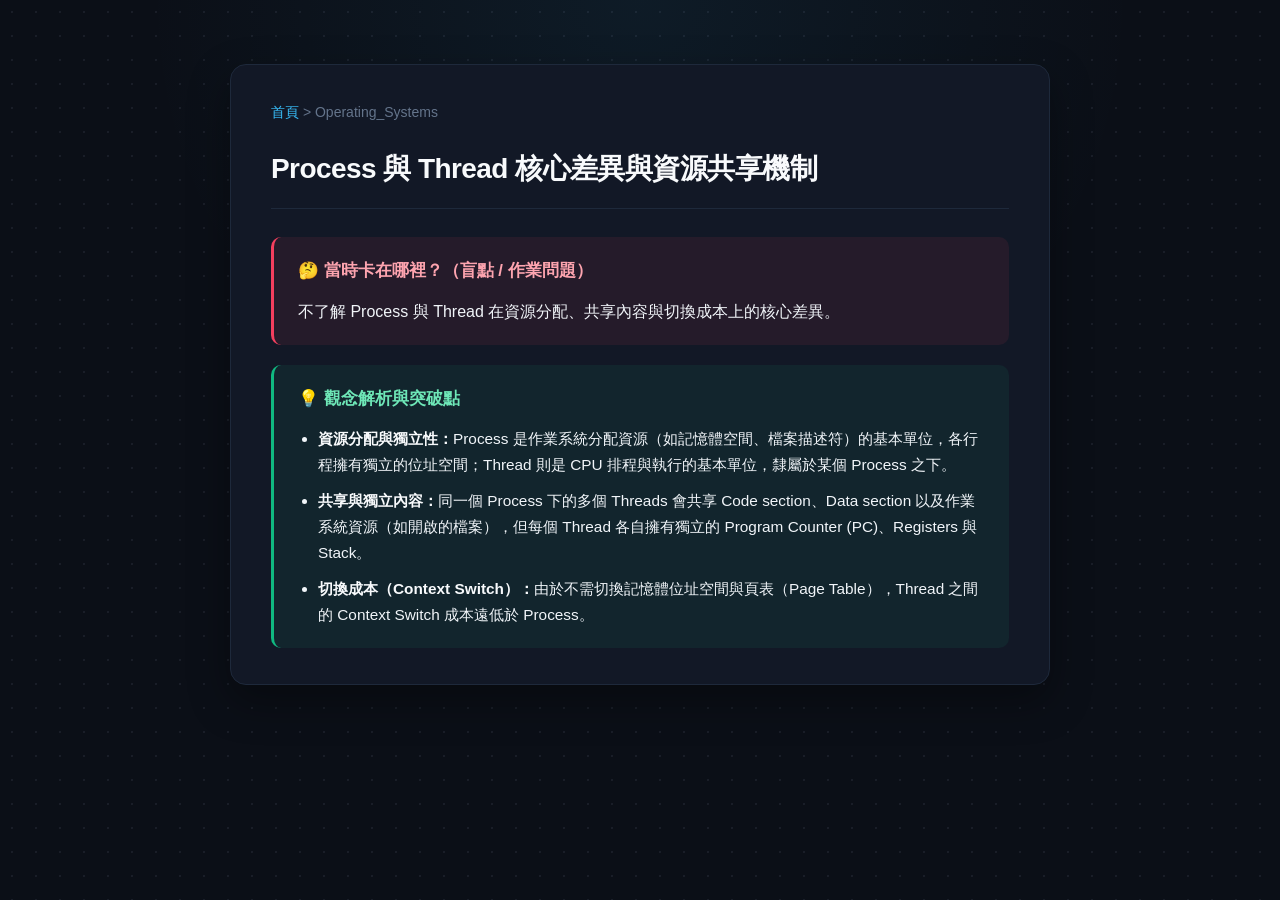
<file: Operating_Systems/20261116-process-vs-thread.html>
<!DOCTYPE html>
<html lang="zh-TW">
<head>
    <meta charset="UTF-8">
    <title>Process 與 Thread 核心差異與資源共享機制 - Operating_Systems</title>
    <link rel="stylesheet" href="../style.css">
</head>
<body>
    <div class="card-container">
        <div class="breadcrumb">
            <a href="../index.html">首頁</a> > <span>Operating_Systems</span>
        </div>
        
        <h1 class="concept-title">Process 與 Thread 核心差異與資源共享機制</h1>
        
        <div class="section hurdle-section">
            <h2>🤔 當時卡在哪裡？（盲點 / 作業問題）</h2>
            <p>不了解 Process 與 Thread 在資源分配、共享內容與切換成本上的核心差異。</p>
        </div>

        <div class="section breakthrough-section">
            <h2>💡 觀念解析與突破點</h2>
            <ul>
                <li><strong>資源分配與獨立性：</strong>Process 是作業系統分配資源（如記憶體空間、檔案描述符）的基本單位，各行程擁有獨立的位址空間；Thread 則是 CPU 排程與執行的基本單位，隸屬於某個 Process 之下。</li>
                <li><strong>共享與獨立內容：</strong>同一個 Process 下的多個 Threads 會共享 Code section、Data section 以及作業系統資源（如開啟的檔案），但每個 Thread 各自擁有獨立的 Program Counter (PC)、Registers 與 Stack。</li>
                <li><strong>切換成本（Context Switch）：</strong>由於不需切換記憶體位址空間與頁表（Page Table），Thread 之間的 Context Switch 成本遠低於 Process。</li>
            </ul>
        </div>
    </div>
</body>
</html>
</file>
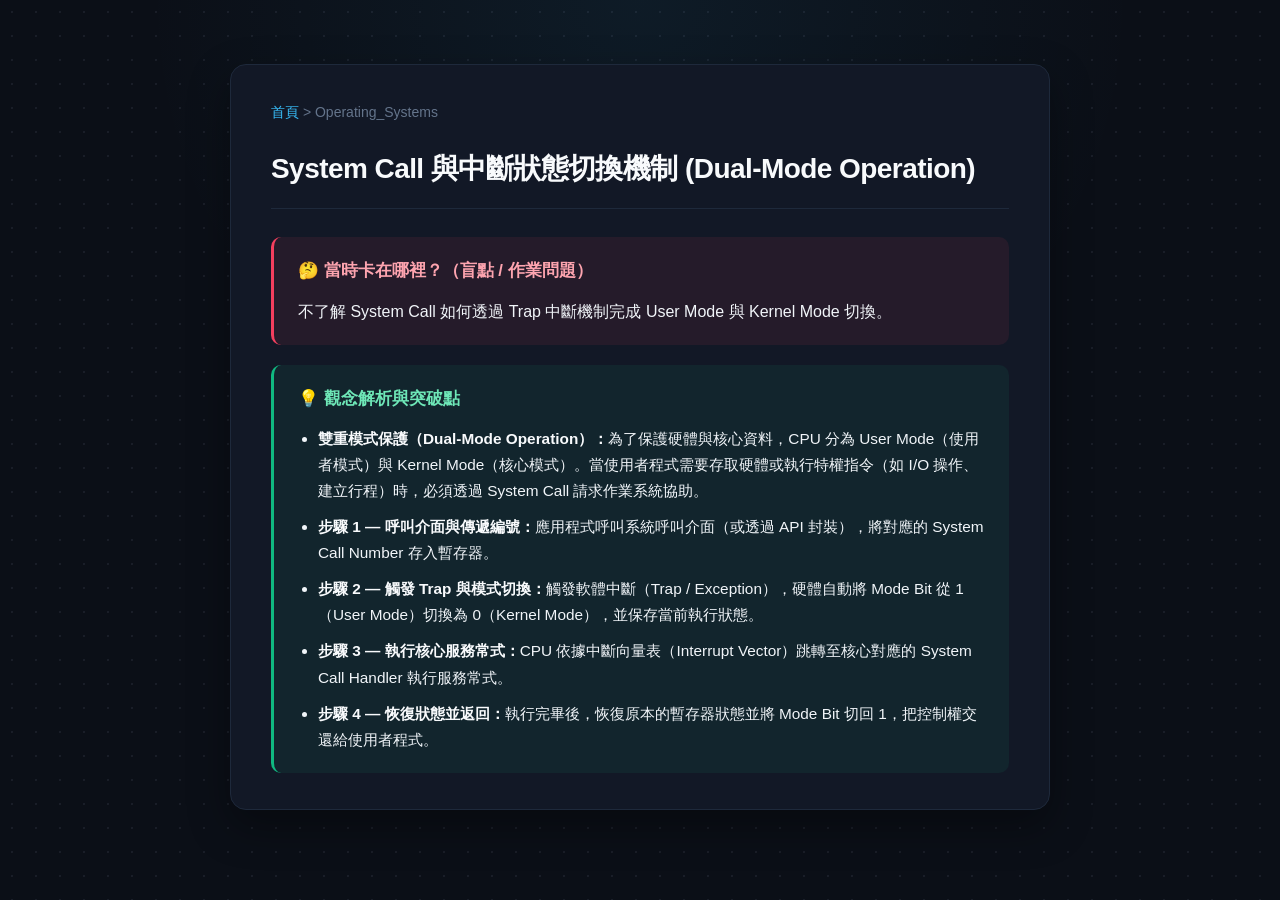
<file: Operating_Systems/20261116-system-call-trap.html>
<!DOCTYPE html>
<html lang="zh-TW">
<head>
    <meta charset="UTF-8">
    <title>System Call 與中斷狀態切換機制 - Operating_Systems</title>
    <link rel="stylesheet" href="../style.css">
</head>
<body>
    <div class="card-container">
        <div class="breadcrumb">
            <a href="../index.html">首頁</a> > <span>Operating_Systems</span>
        </div>
        
        <h1 class="concept-title">System Call 與中斷狀態切換機制 (Dual-Mode Operation)</h1>
        
        <div class="section hurdle-section">
            <h2>🤔 當時卡在哪裡？（盲點 / 作業問題）</h2>
            <p>不了解 System Call 如何透過 Trap 中斷機制完成 User Mode 與 Kernel Mode 切換。</p>
        </div>

        <div class="section breakthrough-section">
            <h2>💡 觀念解析與突破點</h2>
            <ul>
                <li><strong>雙重模式保護（Dual-Mode Operation）：</strong>為了保護硬體與核心資料，CPU 分為 User Mode（使用者模式）與 Kernel Mode（核心模式）。當使用者程式需要存取硬體或執行特權指令（如 I/O 操作、建立行程）時，必須透過 System Call 請求作業系統協助。</li>
                <li><strong>步驟 1 — 呼叫介面與傳遞編號：</strong>應用程式呼叫系統呼叫介面（或透過 API 封裝），將對應的 System Call Number 存入暫存器。</li>
                <li><strong>步驟 2 — 觸發 Trap 與模式切換：</strong>觸發軟體中斷（Trap / Exception），硬體自動將 Mode Bit 從 1（User Mode）切換為 0（Kernel Mode），並保存當前執行狀態。</li>
                <li><strong>步驟 3 — 執行核心服務常式：</strong>CPU 依據中斷向量表（Interrupt Vector）跳轉至核心對應的 System Call Handler 執行服務常式。</li>
                <li><strong>步驟 4 — 恢復狀態並返回：</strong>執行完畢後，恢復原本的暫存器狀態並將 Mode Bit 切回 1，把控制權交還給使用者程式。</li>
            </ul>
        </div>
    </div>
</body>
</html>
</file>
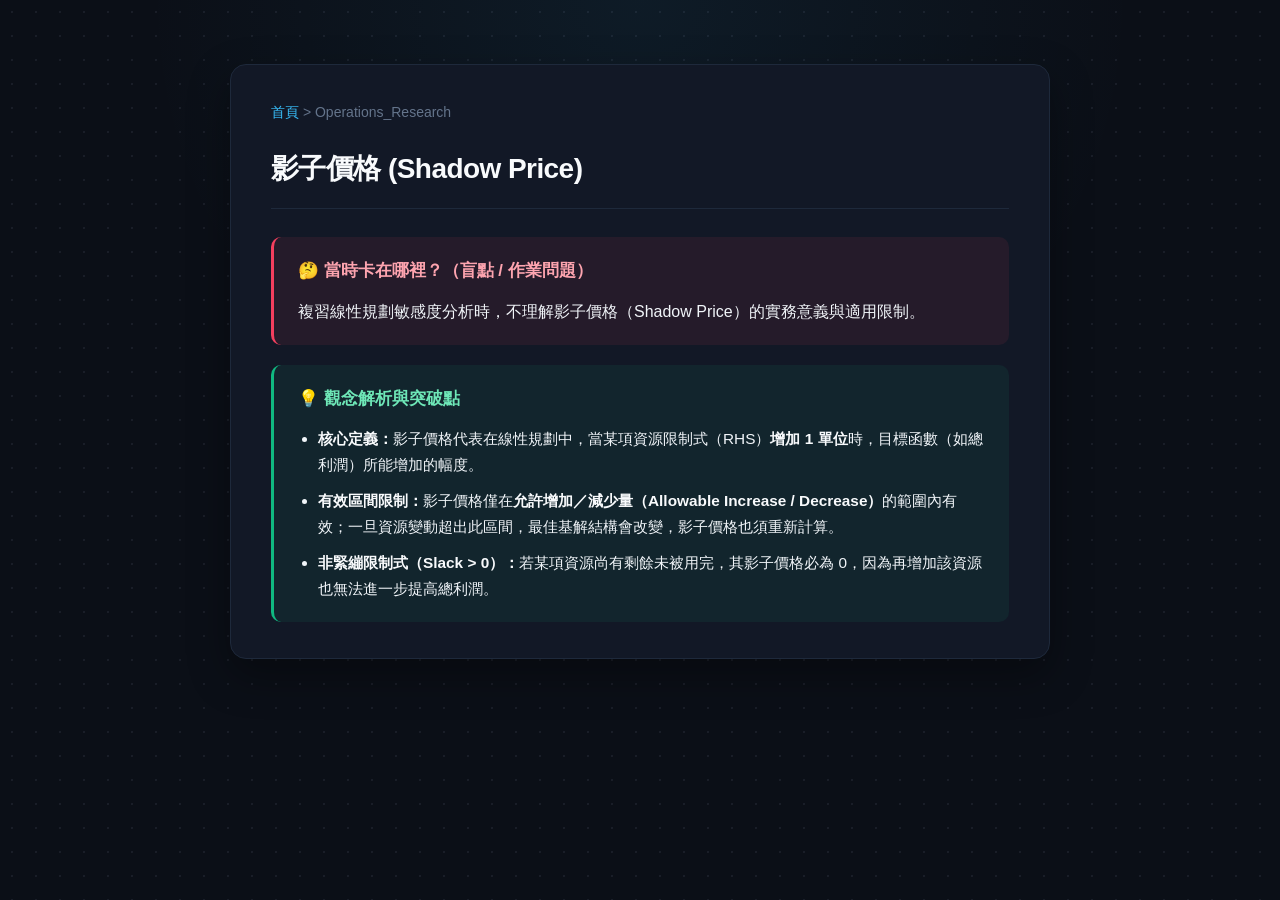
<file: Operations_Research/20261116-shadow-price.html>
<!DOCTYPE html>
<html lang="zh-TW">
<head>
    <meta charset="UTF-8">
    <title>影子價格 (Shadow Price) - Operations_Research</title>
    <link rel="stylesheet" href="../style.css">
</head>
<body>
    <div class="card-container">
        <div class="breadcrumb">
            <a href="../index.html">首頁</a> > <span>Operations_Research</span>
        </div>
        
        <h1 class="concept-title">影子價格 (Shadow Price)</h1>
        
        <div class="section hurdle-section">
            <h2>🤔 當時卡在哪裡？（盲點 / 作業問題）</h2>
            <p>複習線性規劃敏感度分析時，不理解影子價格（Shadow Price）的實務意義與適用限制。</p>
        </div>

        <div class="section breakthrough-section">
            <h2>💡 觀念解析與突破點</h2>
            <ul>
                <li><strong>核心定義：</strong>影子價格代表在線性規劃中，當某項資源限制式（RHS）<strong>增加 1 單位</strong>時，目標函數（如總利潤）所能增加的幅度。</li>
                <li><strong>有效區間限制：</strong>影子價格僅在<strong>允許增加／減少量（Allowable Increase / Decrease）</strong>的範圍內有效；一旦資源變動超出此區間，最佳基解結構會改變，影子價格也須重新計算。</li>
                <li><strong>非緊繃限制式（Slack &gt; 0）：</strong>若某項資源尚有剩餘未被用完，其影子價格必為 0，因為再增加該資源也無法進一步提高總利潤。</li>
            </ul>
        </div>
    </div>
</body>
</html>
</file>
<file: style.css>
:root {
    --bg-color: #0b0f17;
    --surface-color: #121826;
    --surface-hover: #182032;
    --border-color: #1e293b;
    --border-hover: #334155;
    --text-primary: #f1f5f9;
    --text-secondary: #94a3b8;
    --text-muted: #64748b;
    --accent-color: #38bdf8;
    --accent-hover: #7dd3fc;
    --hurdle-bg: rgba(244, 63, 94, 0.08);
    --hurdle-border: #f43f5e;
    --hurdle-title: #fda4af;
    --breakthrough-bg: rgba(16, 185, 129, 0.08);
    --breakthrough-border: #10b981;
    --breakthrough-title: #6ee7b7;
}

* {
    box-sizing: border-box;
}

body {
    font-family: "Inter", "Noto Sans TC", -apple-system, BlinkMacSystemFont, "Segoe UI", Roboto, sans-serif;
    background-color: var(--bg-color);
    background-image:
        radial-gradient(circle at 50% 0%, rgba(56, 189, 248, 0.07), transparent 45%),
        radial-gradient(rgba(148, 163, 184, 0.1) 1px, transparent 1px);
    background-size: 100% 100%, 24px 24px;
    color: var(--text-primary);
    line-height: 1.7;
    margin: 0;
    padding: 40px 24px 64px;
    min-height: 100vh;
    -webkit-font-smoothing: antialiased;
}

header {
    text-align: center;
    max-width: 820px;
    margin: 0 auto 44px;
}

header h1 {
    font-size: 2.25rem;
    font-weight: 700;
    letter-spacing: -0.025em;
    color: #f8fafc;
    margin: 0 0 10px;
}

header p {
    color: var(--text-secondary);
    font-size: 1.05rem;
    margin: 0 0 24px;
}

.header-controls {
    display: flex;
    flex-wrap: wrap;
    align-items: center;
    justify-content: center;
    gap: 12px;
}

.index-filter-bar {
    display: inline-flex;
    gap: 6px;
    padding: 4px;
    background-color: var(--surface-color);
    border: 1px solid var(--border-color);
    border-radius: 9999px;
}

.index-scope-btn {
    border: none;
    background: transparent;
    color: var(--text-secondary);
    padding: 6px 14px;
    border-radius: 9999px;
    font-size: 0.85rem;
    font-weight: 500;
    cursor: pointer;
    transition: background-color 0.15s ease, color 0.15s ease;
}

.index-scope-btn:hover {
    color: var(--text-primary);
}

.index-scope-btn.active {
    background-color: rgba(56, 189, 248, 0.16);
    color: var(--accent-hover);
}

.search-wrap {
    flex: 1;
    min-width: 240px;
    max-width: 320px;
}

.search-input {
    width: 100%;
    padding: 8px 14px;
    border-radius: 9999px;
    border: 1px solid var(--border-color);
    background-color: var(--surface-color);
    color: var(--text-primary);
    font-size: 0.88rem;
    outline: none;
    transition: border-color 0.15s ease;
}

.search-input::placeholder {
    color: var(--text-muted);
}

.search-input:focus {
    border-color: var(--accent-color);
}

.toggle-all-btn {
    border: 1px solid var(--border-color);
    background-color: var(--surface-color);
    color: var(--text-secondary);
    padding: 8px 14px;
    border-radius: 9999px;
    font-size: 0.84rem;
    cursor: pointer;
    transition: border-color 0.15s ease, color 0.15s ease;
}

.toggle-all-btn:hover {
    border-color: var(--border-hover);
    color: var(--text-primary);
}

.grid-container {
    display: grid;
    grid-template-columns: repeat(auto-fill, minmax(340px, 1fr));
    gap: 24px;
    max-width: 1140px;
    margin: 0 auto;
}

.grid-empty {
    grid-column: 1 / -1;
    text-align: center;
    padding: 48px 20px;
    border: 1px dashed var(--border-hover);
    border-radius: 14px;
    color: var(--text-secondary);
}

.knowledge-card {
    background-color: var(--surface-color);
    border: 1px solid var(--border-color);
    border-radius: 14px;
    padding: 24px;
    box-shadow: 0 10px 30px rgba(0, 0, 0, 0.25);
    transition: transform 0.2s ease, border-color 0.2s ease, background-color 0.2s ease;
}

.knowledge-card:hover {
    transform: translateY(-3px);
    background-color: var(--surface-hover);
    border-color: var(--border-hover);
}

.card-header {
    margin-bottom: 16px;
    border-bottom: 1px solid var(--border-color);
    padding-bottom: 14px;
}

.card-header-top {
    display: flex;
    align-items: center;
    justify-content: space-between;
    gap: 8px;
    margin-bottom: 10px;
}

.tag {
    display: inline-block;
    padding: 4px 10px;
    border-radius: 9999px;
    font-size: 0.75rem;
    font-weight: 600;
    letter-spacing: 0.03em;
    border: 1px solid transparent;
}

.tag-os {
    background-color: rgba(245, 158, 11, 0.12);
    color: #fbbf24;
    border-color: rgba(245, 158, 11, 0.28);
}

.tag-go {
    background-color: rgba(14, 165, 233, 0.12);
    color: #38bdf8;
    border-color: rgba(14, 165, 233, 0.28);
}

.tag-data-structures {
    background-color: rgba(139, 92, 246, 0.12);
    color: #a78bfa;
    border-color: rgba(139, 92, 246, 0.28);
}

.quiz-launch-btn {
    border: 1px solid rgba(56, 189, 248, 0.35);
    background-color: rgba(56, 189, 248, 0.1);
    color: var(--accent-hover);
    padding: 4px 12px;
    border-radius: 9999px;
    font-size: 0.78rem;
    font-weight: 600;
    cursor: pointer;
    transition: background-color 0.15s ease, transform 0.15s ease;
}

.quiz-launch-btn:hover {
    background-color: rgba(56, 189, 248, 0.22);
    transform: translateY(-1px);
}

.card-title {
    margin: 0;
    font-size: 1.25rem;
    font-weight: 600;
    color: #f8fafc;
    letter-spacing: -0.01em;
}

/* 單元摺疊群組 */
.unit-group {
    border: 1px solid rgba(255, 255, 255, 0.05);
    border-radius: 10px;
    background-color: rgba(255, 255, 255, 0.015);
    margin-bottom: 10px;
    overflow: hidden;
}

.unit-group:last-child {
    margin-bottom: 0;
}

.unit-summary {
    list-style: none;
    display: flex;
    align-items: center;
    justify-content: space-between;
    gap: 10px;
    padding: 9px 12px;
    cursor: pointer;
    font-size: 0.86rem;
    font-weight: 600;
    color: var(--text-secondary);
    user-select: none;
    transition: background-color 0.15s ease, color 0.15s ease;
}

.unit-summary::-webkit-details-marker {
    display: none;
}

.unit-summary::before {
    content: "▸";
    font-size: 0.75rem;
    color: var(--text-muted);
    transition: transform 0.15s ease;
}

.unit-group[open] .unit-summary::before {
    transform: rotate(90deg);
    color: var(--accent-color);
}

.unit-summary:hover {
    background-color: rgba(255, 255, 255, 0.03);
    color: var(--text-primary);
}

.unit-name {
    flex: 1;
}

.unit-count {
    font-size: 0.74rem;
    font-weight: 500;
    color: var(--text-muted);
    background-color: rgba(255, 255, 255, 0.04);
    padding: 1px 8px;
    border-radius: 9999px;
}

.unit-list {
    list-style: none;
    margin: 0;
    padding: 4px 10px 10px;
    display: flex;
    flex-direction: column;
    gap: 8px;
}

.unit-empty {
    margin: 0;
    padding: 16px 8px;
    text-align: center;
    font-size: 0.88rem;
    color: var(--text-muted);
}

.card-body li a {
    display: flex;
    align-items: center;
    justify-content: space-between;
    gap: 12px;
    padding: 9px 12px;
    border-radius: 8px;
    background-color: rgba(255, 255, 255, 0.02);
    border: 1px solid rgba(255, 255, 255, 0.04);
    color: var(--text-primary);
    text-decoration: none;
    font-size: 0.92rem;
    transition: background-color 0.15s ease, border-color 0.15s ease, color 0.15s ease;
}

.card-body li a:hover {
    background-color: rgba(56, 189, 248, 0.08);
    border-color: rgba(56, 189, 248, 0.25);
    color: var(--accent-hover);
}

.exam-badge {
    flex-shrink: 0;
    font-size: 0.72rem;
    font-weight: 600;
    padding: 2px 8px;
    border-radius: 9999px;
}

.exam-midterm {
    background-color: rgba(56, 189, 248, 0.14);
    color: #7dd3fc;
    border: 1px solid rgba(56, 189, 248, 0.3);
}

.exam-final {
    background-color: rgba(244, 114, 182, 0.14);
    color: #f9a8d4;
    border: 1px solid rgba(244, 114, 182, 0.3);
}

.unit-badge {
    font-size: 0.72rem;
    font-weight: 500;
    padding: 2px 8px;
    border-radius: 9999px;
    background-color: rgba(148, 163, 184, 0.12);
    color: var(--text-secondary);
    border: 1px solid rgba(148, 163, 184, 0.22);
}

/* 翻卡測驗視窗 */
.quiz-modal {
    position: fixed;
    inset: 0;
    background-color: rgba(3, 7, 18, 0.78);
    backdrop-filter: blur(8px);
    display: none;
    align-items: center;
    justify-content: center;
    padding: 20px;
    z-index: 1000;
}

.quiz-modal.open {
    display: flex;
}

.quiz-dialog {
    width: 100%;
    max-width: 740px;
    background-color: var(--surface-color);
    border: 1px solid var(--border-hover);
    border-radius: 18px;
    padding: 28px;
    box-shadow: 0 24px 64px rgba(0, 0, 0, 0.6);
}

.quiz-header {
    display: flex;
    justify-content: space-between;
    align-items: flex-start;
    margin-bottom: 18px;
}

.quiz-kicker {
    display: block;
    font-size: 0.72rem;
    letter-spacing: 0.1em;
    color: var(--accent-color);
    font-weight: 600;
    margin-bottom: 4px;
}

.quiz-header h2 {
    margin: 0;
    font-size: 1.35rem;
    color: #f8fafc;
}

.quiz-close-btn {
    border: 1px solid var(--border-color);
    background-color: rgba(255, 255, 255, 0.03);
    color: var(--text-secondary);
    width: 34px;
    height: 34px;
    border-radius: 8px;
    cursor: pointer;
    font-size: 1rem;
}

.quiz-close-btn:hover {
    color: var(--text-primary);
    border-color: var(--border-hover);
}

.quiz-toolbar {
    display: flex;
    justify-content: space-between;
    align-items: center;
    flex-wrap: wrap;
    gap: 12px;
    margin-bottom: 12px;
}

.quiz-filters {
    display: flex;
    flex-wrap: wrap;
    align-items: center;
    gap: 8px;
}

.scope-group {
    display: flex;
    gap: 6px;
}

.scope-btn {
    border: 1px solid var(--border-color);
    background-color: rgba(255, 255, 255, 0.02);
    color: var(--text-secondary);
    padding: 6px 11px;
    border-radius: 8px;
    font-size: 0.82rem;
    font-weight: 500;
    cursor: pointer;
}

.scope-btn.active {
    background-color: rgba(56, 189, 248, 0.15);
    border-color: rgba(56, 189, 248, 0.4);
    color: var(--accent-hover);
}

.unit-select {
    border: 1px solid var(--border-color);
    background-color: #0e1420;
    color: var(--text-primary);
    padding: 6px 10px;
    border-radius: 8px;
    font-size: 0.82rem;
    outline: none;
    cursor: pointer;
}

.unit-select:focus {
    border-color: var(--accent-color);
}

.quiz-progress-text {
    font-size: 0.85rem;
    color: var(--text-secondary);
}

.quiz-progress-bar {
    height: 4px;
    background-color: var(--border-color);
    border-radius: 9999px;
    overflow: hidden;
    margin-bottom: 20px;
}

.quiz-progress-fill {
    height: 100%;
    width: 0%;
    background: linear-gradient(90deg, #38bdf8, #818cf8);
    transition: width 0.25s ease;
}

.flashcard {
    perspective: 1200px;
    cursor: pointer;
    margin-bottom: 20px;
}

.flashcard-inner {
    position: relative;
    min-height: 300px;
    transition: transform 0.55s cubic-bezier(0.22, 1, 0.36, 1);
    transform-style: preserve-3d;
}

.flashcard-inner.flipped {
    transform: rotateY(180deg);
}

.flashcard-face {
    backface-visibility: hidden;
    -webkit-backface-visibility: hidden;
    background-color: #0e1420;
    border: 1px solid var(--border-hover);
    border-radius: 14px;
    padding: 24px;
    min-height: 300px;
    display: flex;
    flex-direction: column;
}

.flashcard-back {
    position: absolute;
    inset: 0;
    transform: rotateY(180deg);
    overflow-y: auto;
}

.face-top {
    display: flex;
    justify-content: space-between;
    align-items: center;
    gap: 8px;
    flex-wrap: wrap;
    margin-bottom: 16px;
}

.face-badges {
    display: flex;
    align-items: center;
    gap: 8px;
    flex-wrap: wrap;
}

.flip-hint {
    font-size: 0.78rem;
    color: var(--text-muted);
}

.flashcard-title {
    margin: 0 0 18px;
    font-size: 1.25rem;
    color: #f8fafc;
}

.answer-badge {
    font-size: 0.88rem;
    font-weight: 600;
    color: var(--breakthrough-title);
}

.detail-link {
    font-size: 0.82rem;
    color: var(--accent-color);
    text-decoration: none;
}

.detail-link:hover {
    text-decoration: underline;
}

.quiz-empty {
    text-align: center;
    padding: 56px 20px;
    border: 1px dashed var(--border-hover);
    border-radius: 14px;
    color: var(--text-secondary);
    margin-bottom: 20px;
}

.quiz-controls {
    display: flex;
    justify-content: space-between;
    gap: 10px;
    flex-wrap: wrap;
}

.ctrl-btn {
    border: 1px solid var(--border-color);
    background-color: rgba(255, 255, 255, 0.03);
    color: var(--text-primary);
    padding: 9px 16px;
    border-radius: 8px;
    font-size: 0.88rem;
    font-weight: 500;
    cursor: pointer;
    transition: background-color 0.15s ease, border-color 0.15s ease;
}

.ctrl-btn:hover:not(:disabled) {
    background-color: var(--surface-hover);
    border-color: var(--border-hover);
}

.ctrl-btn:disabled {
    opacity: 0.4;
    cursor: not-allowed;
}

.ctrl-primary {
    background-color: rgba(56, 189, 248, 0.16);
    border-color: rgba(56, 189, 248, 0.35);
    color: var(--accent-hover);
    flex: 1;
}

/* 單篇筆記卡片頁面樣式 */
.card-container {
    max-width: 820px;
    margin: 24px auto;
    background-color: var(--surface-color);
    border: 1px solid var(--border-color);
    border-radius: 16px;
    box-shadow: 0 16px 40px rgba(0, 0, 0, 0.35);
    padding: 36px 40px;
}

.breadcrumb {
    font-size: 0.875rem;
    color: var(--text-muted);
    margin-bottom: 20px;
}

.breadcrumb a {
    color: var(--accent-color);
    text-decoration: none;
}

.breadcrumb a:hover {
    color: var(--accent-hover);
    text-decoration: underline;
}

.concept-title {
    margin: 0 0 28px 0;
    font-size: 1.75rem;
    font-weight: 700;
    letter-spacing: -0.02em;
    color: #f8fafc;
    border-bottom: 1px solid var(--border-color);
    padding-bottom: 16px;
}

.section {
    padding: 20px 24px;
    border-radius: 10px;
    margin-bottom: 20px;
    border-left: 3px solid transparent;
}

.section:last-child {
    margin-bottom: 0;
}

.section h2,
.section h4 {
    margin: 0 0 12px 0;
    font-size: 1.05rem;
    font-weight: 600;
}

.section p {
    margin: 0;
    color: var(--text-primary);
}

.hurdle,
.hurdle-section {
    background-color: var(--hurdle-bg);
    border-left-color: var(--hurdle-border);
}

.hurdle-section h2,
.hurdle-section h4 {
    color: var(--hurdle-title);
}

.breakthrough,
.breakthrough-section {
    background-color: var(--breakthrough-bg);
    border-left-color: var(--breakthrough-border);
}

.breakthrough-section h2 {
    color: var(--breakthrough-title);
}

.breakthrough ul,
.breakthrough-section ul {
    margin: 0;
    padding-left: 20px;
    font-size: 0.96rem;
    color: var(--text-primary);
}

.breakthrough li,
.breakthrough-section li {
    margin-bottom: 10px;
}

.breakthrough li:last-child,
.breakthrough-section li:last-child {
    margin-bottom: 0;
}

.breakthrough-section strong {
    color: #f8fafc;
}

@media (max-width: 640px) {
    body {
        padding: 24px 16px 48px;
    }

    .card-container,
    .quiz-dialog {
        padding: 22px 18px;
    }

    header h1 {
        font-size: 1.75rem;
    }
}
</file>
